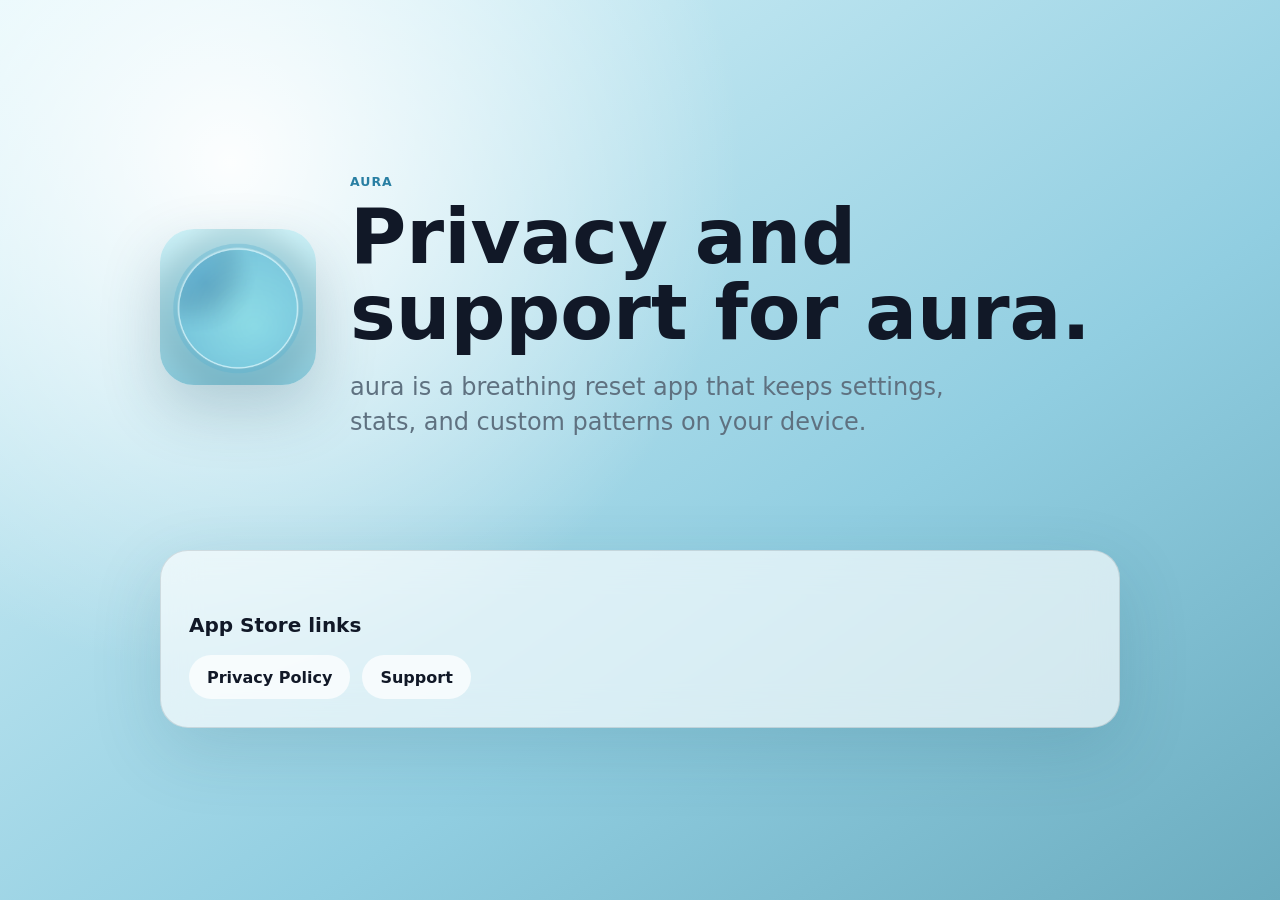
<file: docs/index.html>
<!doctype html>
<html lang="en">
<head>
  <meta charset="utf-8">
  <meta name="viewport" content="width=device-width, initial-scale=1">
  <title>aura</title>
  <meta name="description" content="Privacy and support for aura, a focused breathing reset app.">
  <link rel="icon" href="./assets/app-icon.png">
  <link rel="stylesheet" href="./styles.css">
</head>
<body>
  <main class="shell">
    <section class="hero">
      <img class="app-icon" src="./assets/app-icon.png" alt="aura app icon">
      <div>
        <p class="eyebrow">aura</p>
        <h1>Privacy and support for aura.</h1>
        <p class="lede">aura is a breathing reset app that keeps settings, stats, and custom patterns on your device.</p>
      </div>
    </section>

    <section class="panel">
      <h2>App Store links</h2>
      <div class="links">
        <a href="./privacy/">Privacy Policy</a>
        <a href="./support/">Support</a>
      </div>
    </section>
  </main>
</body>
</html>
</file>
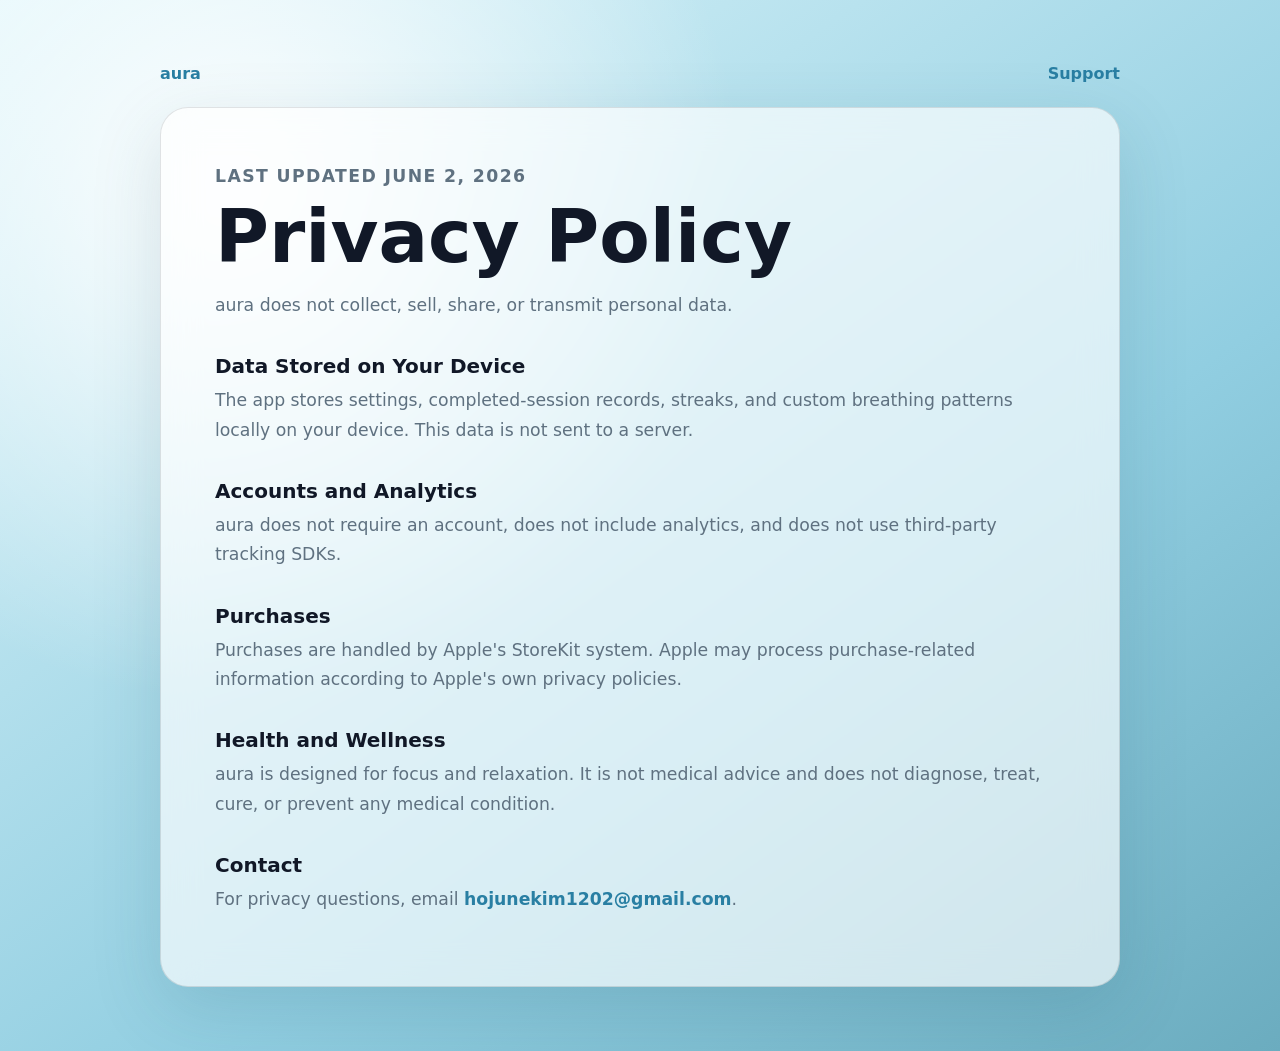
<file: docs/privacy/index.html>
<!doctype html>
<html lang="en">
<head>
  <meta charset="utf-8">
  <meta name="viewport" content="width=device-width, initial-scale=1">
  <title>aura Privacy Policy</title>
  <meta name="description" content="Privacy Policy for aura.">
  <link rel="icon" href="../assets/app-icon.png">
  <link rel="stylesheet" href="../styles.css">
</head>
<body>
  <main class="shell legal">
    <nav class="top-nav">
      <a href="../">aura</a>
      <a href="../support/">Support</a>
    </nav>

    <article class="document">
      <p class="eyebrow">Last updated June 2, 2026</p>
      <h1>Privacy Policy</h1>

      <p>aura does not collect, sell, share, or transmit personal data.</p>

      <h2>Data Stored on Your Device</h2>
      <p>The app stores settings, completed-session records, streaks, and custom breathing patterns locally on your device. This data is not sent to a server.</p>

      <h2>Accounts and Analytics</h2>
      <p>aura does not require an account, does not include analytics, and does not use third-party tracking SDKs.</p>

      <h2>Purchases</h2>
      <p>Purchases are handled by Apple's StoreKit system. Apple may process purchase-related information according to Apple's own privacy policies.</p>

      <h2>Health and Wellness</h2>
      <p>aura is designed for focus and relaxation. It is not medical advice and does not diagnose, treat, cure, or prevent any medical condition.</p>

      <h2>Contact</h2>
      <p>For privacy questions, email <a href="mailto:hojunekim1202@gmail.com">hojunekim1202@gmail.com</a>.</p>
    </article>
  </main>
</body>
</html>
</file>
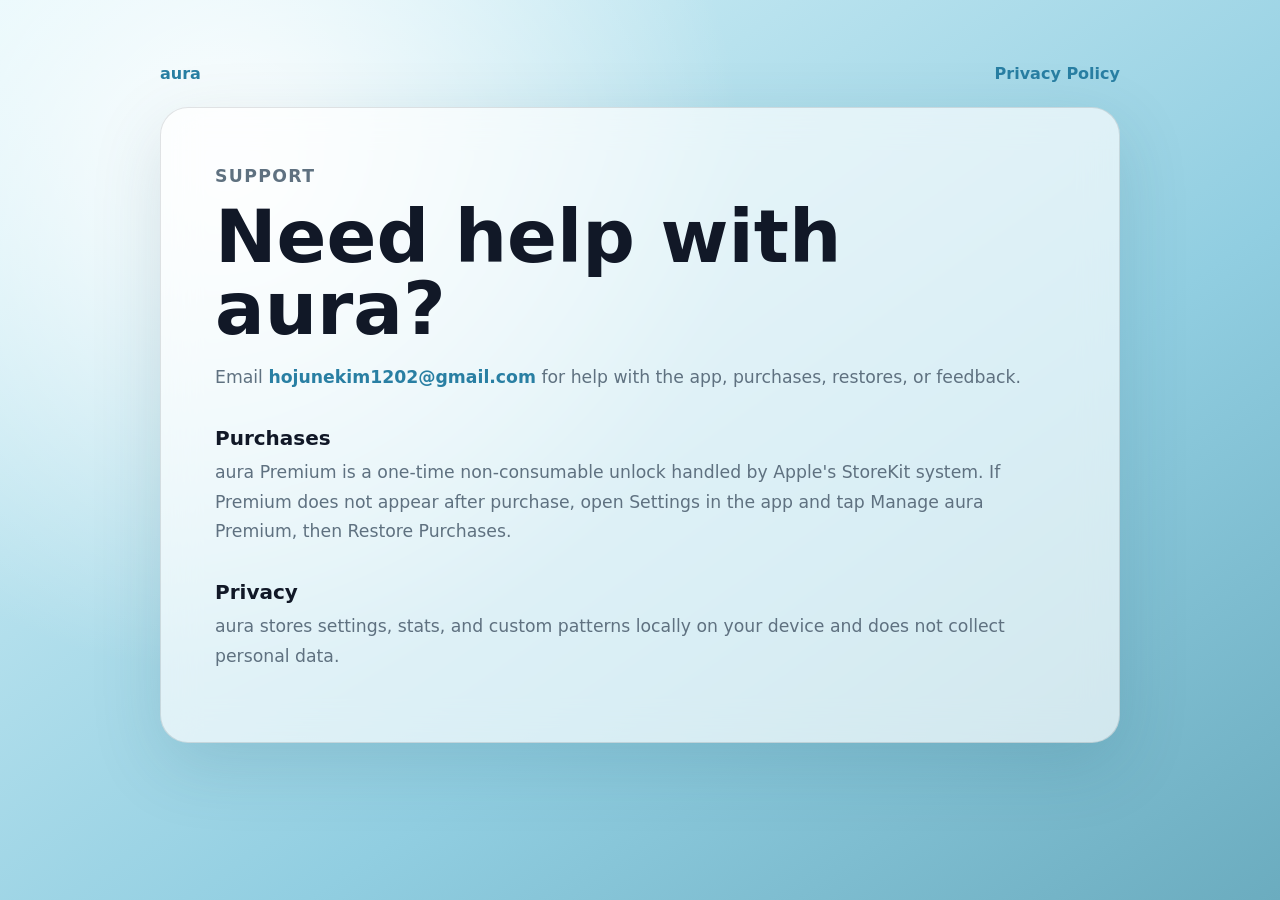
<file: docs/support/index.html>
<!doctype html>
<html lang="en">
<head>
  <meta charset="utf-8">
  <meta name="viewport" content="width=device-width, initial-scale=1">
  <title>aura Support</title>
  <meta name="description" content="Support for aura.">
  <link rel="icon" href="../assets/app-icon.png">
  <link rel="stylesheet" href="../styles.css">
</head>
<body>
  <main class="shell legal">
    <nav class="top-nav">
      <a href="../">aura</a>
      <a href="../privacy/">Privacy Policy</a>
    </nav>

    <article class="document">
      <p class="eyebrow">Support</p>
      <h1>Need help with aura?</h1>

      <p>Email <a href="mailto:hojunekim1202@gmail.com">hojunekim1202@gmail.com</a> for help with the app, purchases, restores, or feedback.</p>

      <h2>Purchases</h2>
      <p>aura Premium is a one-time non-consumable unlock handled by Apple's StoreKit system. If Premium does not appear after purchase, open Settings in the app and tap Manage aura Premium, then Restore Purchases.</p>

      <h2>Privacy</h2>
      <p>aura stores settings, stats, and custom patterns locally on your device and does not collect personal data.</p>
    </article>
  </main>
</body>
</html>
</file>
<file: docs/styles.css>
:root {
  color-scheme: light;
  --bg: #dff6fb;
  --surface: rgba(255, 255, 255, 0.66);
  --ink: #111827;
  --muted: #5f7180;
  --aqua: #8fd2e7;
  --blue: #297fa3;
  --coral: #db6048;
  --line: rgba(17, 24, 39, 0.12);
}

* {
  box-sizing: border-box;
}

body {
  margin: 0;
  min-height: 100vh;
  color: var(--ink);
  background:
    radial-gradient(circle at 18% 18%, rgba(255, 255, 255, 0.95), transparent 32rem),
    linear-gradient(145deg, var(--bg), #91cee1 62%, #6bacbf);
  font-family: ui-rounded, "SF Pro Rounded", ui-sans-serif, system-ui, -apple-system, BlinkMacSystemFont, "Segoe UI", sans-serif;
}

a {
  color: var(--blue);
  font-weight: 750;
  text-decoration: none;
}

a:hover {
  text-decoration: underline;
}

.shell {
  width: min(960px, calc(100% - 40px));
  margin: 0 auto;
  padding: 64px 0;
}

.hero {
  display: grid;
  grid-template-columns: 156px 1fr;
  gap: 34px;
  align-items: center;
  min-height: 54vh;
}

.app-icon {
  width: 156px;
  height: 156px;
  border-radius: 34px;
  box-shadow: 0 24px 60px rgba(30, 84, 105, 0.24);
}

.eyebrow {
  margin: 0 0 10px;
  color: var(--blue);
  font-size: 0.78rem;
  font-weight: 850;
  letter-spacing: 0.08em;
  text-transform: uppercase;
}

h1,
h2 {
  margin: 0;
  letter-spacing: 0;
}

h1 {
  max-width: 760px;
  font-size: clamp(2.5rem, 6vw, 5.5rem);
  line-height: 0.98;
}

h2 {
  margin-top: 34px;
  font-size: 1.25rem;
}

.lede {
  max-width: 660px;
  margin: 20px 0 0;
  color: var(--muted);
  font-size: clamp(1.15rem, 2vw, 1.5rem);
  line-height: 1.45;
}

.panel,
.document {
  border: 1px solid var(--line);
  background: var(--surface);
  backdrop-filter: blur(18px);
  box-shadow: 0 22px 70px rgba(30, 84, 105, 0.16);
}

.panel {
  padding: 28px;
  border-radius: 28px;
}

.links {
  display: flex;
  flex-wrap: wrap;
  gap: 12px;
  margin-top: 18px;
}

.links a {
  display: inline-flex;
  align-items: center;
  min-height: 44px;
  padding: 0 18px;
  border-radius: 999px;
  background: rgba(255, 255, 255, 0.72);
  color: var(--ink);
}

.top-nav {
  display: flex;
  justify-content: space-between;
  gap: 18px;
  margin-bottom: 24px;
}

.document {
  padding: clamp(28px, 5vw, 54px);
  border-radius: 28px;
}

.document h1 {
  font-size: clamp(2.5rem, 6vw, 4.6rem);
}

.document p {
  color: var(--muted);
  font-size: 1.08rem;
  line-height: 1.7;
}

.document h2 + p {
  margin-top: 8px;
}

@media (max-width: 720px) {
  .shell {
    width: min(100% - 28px, 960px);
    padding: 36px 0;
  }

  .hero {
    grid-template-columns: 1fr;
    gap: 24px;
    min-height: auto;
    padding: 28px 0 46px;
  }

  .app-icon {
    width: 112px;
    height: 112px;
    border-radius: 24px;
  }
}
</file>
